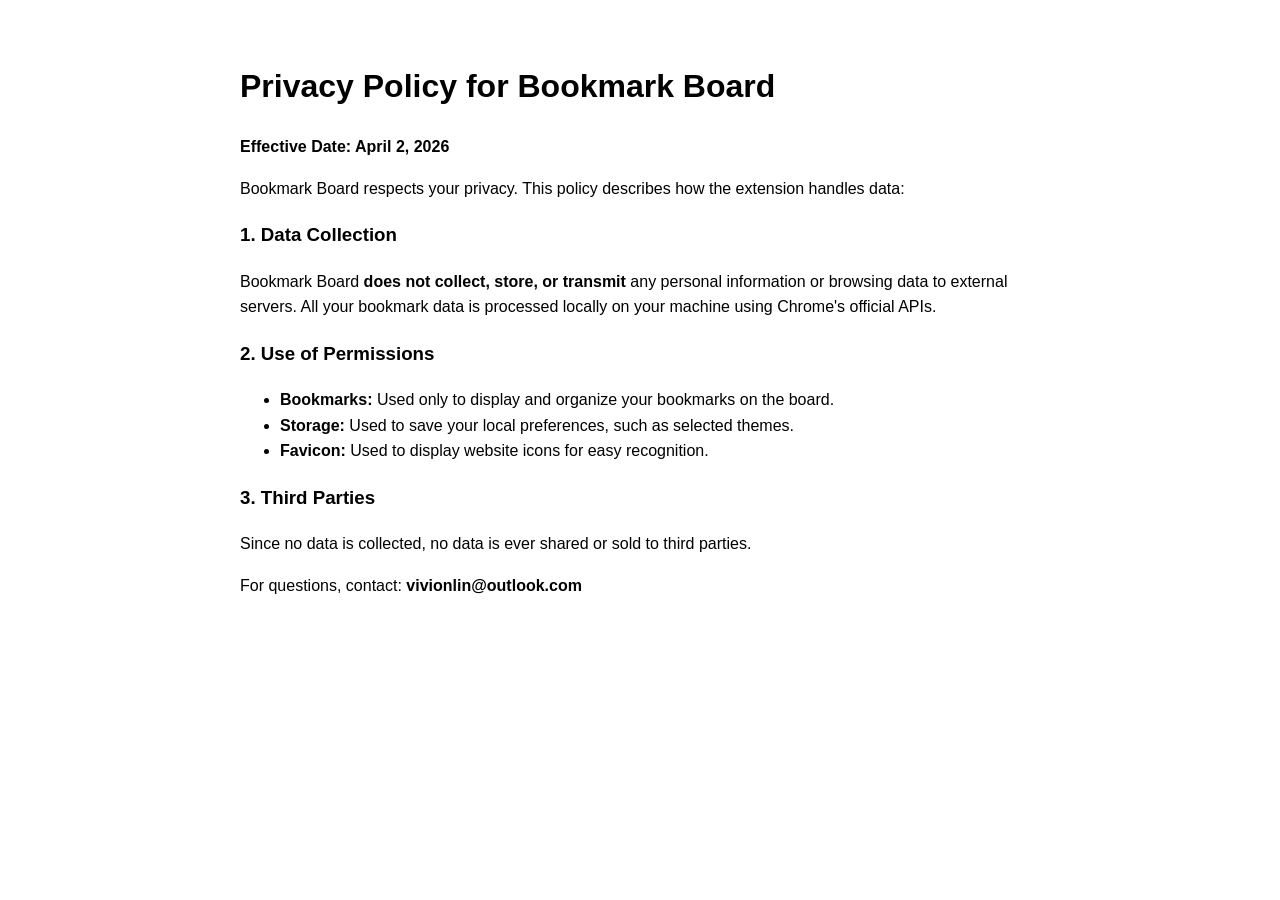
<file: privacy.html>
<!DOCTYPE html>
<html>
<head>
    <title>Privacy Policy - Bookmark Board</title>
    <style>body { font-family: sans-serif; line-height: 1.6; padding: 40px; max-width: 800px; margin: auto; }</style>
</head>
<body>
    <h1>Privacy Policy for Bookmark Board</h1>
    <p><strong>Effective Date: April 2, 2026</strong></p>
    
    <p>Bookmark Board respects your privacy. This policy describes how the extension handles data:</p>
    
    <h3>1. Data Collection</h3>
    <p>Bookmark Board <strong>does not collect, store, or transmit</strong> any personal information or browsing data to external servers. All your bookmark data is processed locally on your machine using Chrome's official APIs.</p>
    
    <h3>2. Use of Permissions</h3>
    <ul>
        <li><strong>Bookmarks:</strong> Used only to display and organize your bookmarks on the board.</li>
        <li><strong>Storage:</strong> Used to save your local preferences, such as selected themes.</li>
        <li><strong>Favicon:</strong> Used to display website icons for easy recognition.</li>
    </ul>

    <h3>3. Third Parties</h3>
    <p>Since no data is collected, no data is ever shared or sold to third parties.</p>
    
    <p>For questions, contact: <strong>vivionlin@outlook.com</strong></p>
</body>
</html>
</file>
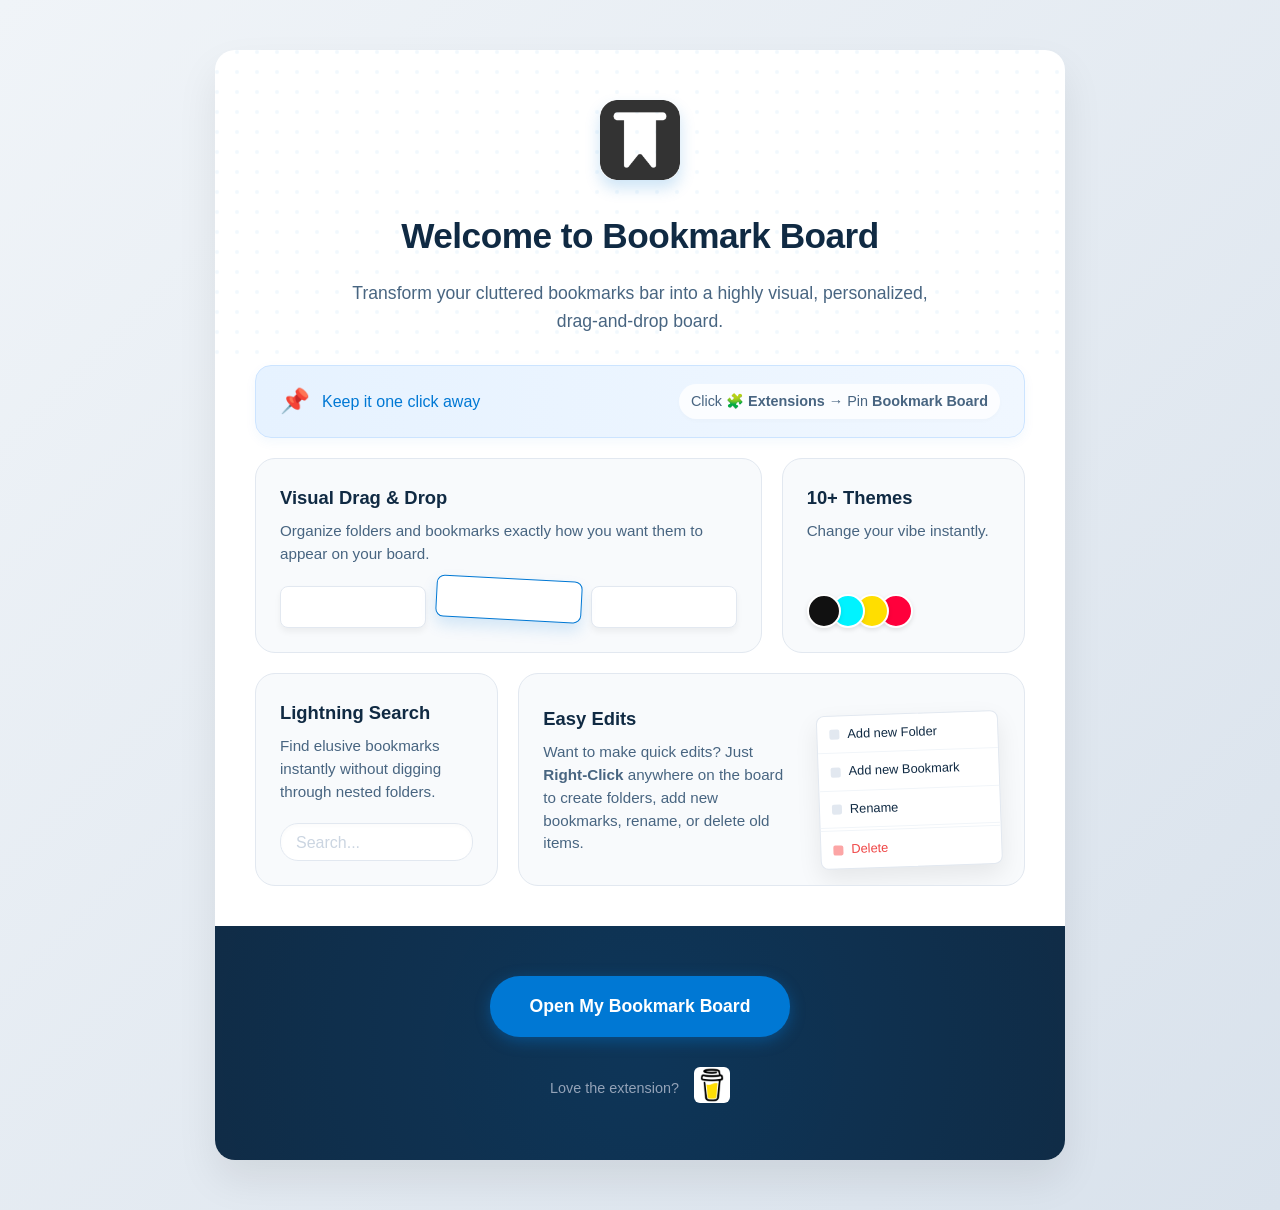
<file: welcome.html>
<!DOCTYPE html>
<html lang="en">
<head>
    <meta charset="UTF-8">
    <meta name="viewport" content="width=device-width, initial-scale=1.0">
    <title data-i18n="welcome_title">Welcome to Bookmark Board</title>
    <link rel="stylesheet" href="assets/css/welcome.css">
</head>
<body>
    <div class="container">
        
        <header class="hero">
            <img src="assets/images/icon128.png" alt="Bookmark Board Icon">
            <h1 data-i18n="welcome_title">Welcome to Bookmark Board</h1>
            <p data-i18n="welcome_subtitle">Transform your cluttered bookmarks bar into a highly visual, personalized, drag-and-drop board.</p>
        </header>

        <div class="pin-wrapper">
            <div class="pin-reminder">
                <div class="pin-text">
                    <span style="font-size: 1.5em;">📌</span>
                    <span data-i18n="welcome_pin_title">Keep it one click away</span>
                </div>
                <div class="pin-instruction" data-i18n="welcome_pin_instruction">
                    Click <strong>🧩 Extensions</strong> → Pin <strong>Bookmark Board</strong>
                </div>
            </div>
        </div>

        <div class="features-section">
            <div class="bento-grid">
                
                <div class="bento-card span-2">
                    <h4 data-i18n="feat_drag_title">Visual Drag & Drop</h4>
                    <p data-i18n="feat_drag_desc">Organize folders and bookmarks exactly how you want them to appear on your board.</p>
                    <div class="visual-drag">
                        <div class="fake-block"></div>
                        <div class="fake-block lifted"></div>
                        <div class="fake-block"></div>
                    </div>
                </div>

                <div class="bento-card">
                    <h4 data-i18n="feat_themes_title">10+ Themes</h4>
                    <p data-i18n="feat_themes_desc">Change your vibe instantly.</p>
                    <div class="visual-themes">
                        <div class="theme-dot" style="background: #111; z-index: 5;"></div>
                        <div class="theme-dot" style="background: #00f3ff; z-index: 4; margin-left: -10px;"></div>
                        <div class="theme-dot" style="background: #ffde00; z-index: 3; margin-left: -10px;"></div>
                        <div class="theme-dot" style="background: #ff003c; z-index: 2; margin-left: -10px;"></div>
                    </div>
                </div>

                <div class="bento-card">
                    <h4 data-i18n="feat_search_title">Lightning Search</h4>
                    <p data-i18n="feat_search_desc">Find elusive bookmarks instantly without digging through nested folders.</p>
                    <div class="visual-search">
                        <div class="fake-search" data-i18n="search_placeholder">Search...</div>
                    </div>
                </div>

                <div class="bento-card span-2 edits-card">
                    <div class="edits-text">
                        <h4 data-i18n="feat_edits_title">Easy Edits</h4>
                        <p data-i18n="feat_edits_desc">Want to make quick edits? Just <strong>Right-Click</strong> anywhere on the board to create folders, add new bookmarks, rename, or delete old items.</p>
                    </div>
                    <div class="visual-edits">
                        <div class="fake-menu">
                            <div class="fake-menu-item" data-i18n="cm_add_folder">Add new Folder</div>
                            <div class="fake-menu-item" data-i18n="cm_add_bookmark">Add new Bookmark</div>
                            <div class="fake-menu-item" data-i18n="cm_rename">Rename</div>
                            <div class="fake-menu-item danger" data-i18n="cm_delete">Delete</div>
                        </div>
                    </div>
                </div>
            </div>
        </div>

        <div class="cta-section">
            <div class="cta-content">
                <a href="index.html" class="start-btn" data-i18n="welcome_cta">Open My Bookmark Board</a>
                
                <div class="support-wrapper">
                    <span data-i18n="welcome_support">Love the extension?</span>
                    <a href="https://buymeacoffee.com/vivionlin2" target="_blank" title="Buy me a coffee">
                        <img src="assets/images/bmac.png" alt="Buy Me A Coffee" class="bmac-img">
                    </a>
                </div>
            </div>
        </div>
    </div>
    <script src="assets/js/welcome.js"></script>
</body>
</html>
</file>
<file: assets/css/welcome.css>
:root {
    --primary: #0078d4;
    --primary-hover: #005a9e;
    --bg-color: #f0f4f8;
    --card-bg: #ffffff;
    --text-main: #102a43;
    --text-muted: #486581;
    --border-radius: 20px; 
}

body {
    margin: 0;
    padding: 0;
    background: linear-gradient(135deg, #f0f4f8 0%, #d9e2ec 100%);
    font-family: -apple-system, BlinkMacSystemFont, "Segoe UI", Roboto, "Helvetica Neue", Arial, sans-serif;
    color: var(--text-main);
    display: flex;
    justify-content: center;
    align-items: center;
    min-height: 100vh;
    line-height: 1.6;
    cursor: default;
    -moz-user-select: none;    /* Firefox */
    -ms-user-select: none;     /* IE10+/Edge */
    user-select: none;         /* Standard */
}

.container {
    max-width: 850px;
    width: 90%;
    margin: 50px auto;
    background: var(--card-bg);
    border-radius: var(--border-radius);
    box-shadow: 0 20px 40px rgba(0,0,0,0.08);
    overflow: hidden;
    animation: slideUp 0.6s ease-out forwards;
    opacity: 0;
    transform: translateY(20px);
}

@keyframes slideUp {
    to { opacity: 1; transform: translateY(0); }
}

/* Hero Section */
.hero {
    text-align: center;
    padding: 50px 30px 30px;
    background: url('data:image/svg+xml;utf8,<svg width="100%" height="100%" xmlns="http://www.w3.org/2000/svg"><defs><pattern id="dots" width="20" height="20" patternUnits="userSpaceOnUse"><circle cx="2" cy="2" r="2" fill="%230078d4" fill-opacity="0.05"/></pattern></defs><rect width="100%" height="100%" fill="url(%23dots)"/></svg>');
}
.hero img {
    width: 80px;
    height: 80px;
    margin-bottom: 20px;
    border-radius: 16px;
    box-shadow: 0 8px 16px rgba(0, 120, 212, 0.2);
}
.hero h1 {
    margin: 0 0 15px;
    font-size: 2.2em;
    color: var(--text-main);
    letter-spacing: -0.5px;
}
.hero p {
    font-size: 1.1em;
    color: var(--text-muted);
    max-width: 600px;
    margin: 0 auto;
}

/* Refined Pin Reminder */
.pin-wrapper {
    padding: 0 40px 20px;
}
.pin-reminder {
    background: linear-gradient(90deg, #e6f2ff 0%, #f0f7ff 100%);
    border: 1px solid #cce4ff;
    padding: 16px 24px;
    border-radius: 16px;
    display: flex;
    align-items: center;
    justify-content: space-between;
    box-shadow: 0 4px 12px rgba(0, 120, 212, 0.05);
}
.pin-text {
    display: flex;
    align-items: center;
    gap: 12px;
    font-weight: 500;
    color: var(--primary);
}
.pin-instruction {
    font-size: 0.9em;
    color: var(--text-muted);
    background: rgba(255,255,255,0.8);
    padding: 6px 12px;
    border-radius: 20px;
    box-shadow: 0 2px 4px rgba(0,0,0,0.02);
}

/* Bento Box Features Grid */
.features-section {
    padding: 0 40px 40px;
}
.bento-grid {
    display: grid;
    grid-template-columns: repeat(3, 1fr);
    gap: 20px;
    grid-auto-rows: minmax(180px, auto);
}
.bento-card {
    background: #f8fafc;
    border-radius: 20px;
    padding: 24px;
    border: 1px solid #e2e8f0;
    display: flex;
    flex-direction: column;
    position: relative;
    overflow: hidden;
    transition: transform 0.3s ease, box-shadow 0.3s ease;
}
.bento-card:hover {
    transform: translateY(-4px);
    box-shadow: 0 12px 24px rgba(0,0,0,0.06);
    border-color: #cbd5e1;
}

/* Grid Spans */
.span-2 { grid-column: span 2; }

.edits-card {
    flex-direction: row;
    align-items: center;
    gap: 30px;
}
.edits-text {
    flex: 1; /* Pushes the menu to the right side */
    display: flex;
    flex-direction: column;
}
/* Reset the margins on the visual edits since it's no longer stacked */
.edits-card .visual-edits {
    margin-top: 0;
    padding-top: 0;
    flex-shrink: 0; 
    justify-content: flex-end; 
}

.bento-card h4 {
    margin: 0 0 8px;
    font-size: 1.15em;
    color: var(--text-main);
    z-index: 2;
}
.bento-card p {
    margin: 0;
    font-size: 0.95em;
    color: var(--text-muted);
    z-index: 2;
    line-height: 1.5;
}

/* CSS Micro-Illustrations for Bento Cards */
.visual-drag {
    margin-top: auto;
    display: flex;
    gap: 10px;
    padding-top: 20px;
}
.fake-block {
    height: 40px;
    flex: 1;
    background: #fff;
    border-radius: 8px;
    box-shadow: 0 4px 6px rgba(0,0,0,0.05);
    border: 1px solid #e2e8f0;
}
.fake-block.lifted {
    transform: translateY(-8px) rotate(3deg);
    box-shadow: 0 8px 15px rgba(0, 120, 212, 0.15);
    border-color: var(--primary);
}

.visual-themes {
    margin-top: auto;
    display: flex;
    gap: -5px;
    padding-top: 20px;
}
.theme-dot {
    width: 30px;
    height: 30px;
    border-radius: 50%;
    border: 2px solid #fff;
    box-shadow: 0 2px 5px rgba(0,0,0,0.1);
}

.visual-search {
    margin-top: auto;
    padding-top: 20px;
}
.fake-search {
    background: #fff;
    height: 36px;
    border-radius: 18px;
    border: 1px solid #e2e8f0;
    display: flex;
    align-items: center;
    padding: 0 15px;
    color: #cbd5e1;
    box-shadow: inset 0 2px 4px rgba(0,0,0,0.02);
}

.visual-edits {
    margin-top: auto;
    padding-top: 20px;
    display: flex;
    justify-content: flex-start;
}
.fake-menu {
    background: #fff;
    border: 1px solid #e2e8f0;
    border-radius: 8px;
    box-shadow: 0 10px 25px rgba(0,0,0,0.08);
    width: 180px;
    overflow: hidden;
    transform: rotate(-2deg) translateY(10px);
    transition: transform 0.3s ease;
}
.bento-card:hover .fake-menu {
    transform: rotate(0deg) translateY(0);
}
.fake-menu-item {
    padding: 8px 12px;
    font-size: 0.8em;
    color: var(--text-main);
    border-bottom: 1px solid #f1f5f9;
    display: flex;
    align-items: center;
    gap: 8px;
}
.fake-menu-item::before {
    content: '';
    display: block;
    width: 10px;
    height: 10px;
    background: #e2e8f0;
    border-radius: 2px;
}
.fake-menu-item:last-child {
    border-bottom: none;
}
.fake-menu-item.danger {
    color: #ef4444;
    margin-top: 2px;
    border-top: 1px solid #f1f5f9;
}
.fake-menu-item.danger::before {
    background: #fca5a5;
}

/* Bold CTA Footer */
.cta-section {
    background: var(--text-main);
    color: #fff;
    padding: 50px 40px;
    text-align: center;
    position: relative;
    overflow: hidden;
}
.cta-section::before {
    content: '';
    position: absolute;
    top: -50%; left: -50%; width: 200%; height: 200%;
    background: radial-gradient(circle, rgba(0,120,212,0.15) 0%, transparent 60%);
    z-index: 0;
}
.cta-content {
    position: relative;
    z-index: 1;
}

.start-btn {
    display: inline-block;
    background-color: var(--primary);
    color: #fff;
    text-decoration: none;
    padding: 16px 40px;
    border-radius: 30px;
    font-size: 1.1em;
    font-weight: 600;
    transition: all 0.2s;
    box-shadow: 0 4px 15px rgba(0, 120, 212, 0.4);
    margin-bottom: 30px;
}
.start-btn:hover {
    background-color: #008af5;
    transform: translateY(-2px) scale(1.02);
    box-shadow: 0 8px 25px rgba(0, 120, 212, 0.5);
}

.support-wrapper {
    display: flex;
    align-items: center;
    justify-content: center;
    gap: 15px;
    color: #94a3b8;
    font-size: 0.9em;
}
.bmac-img {
    height: 36px;
    border-radius: 6px;
    transition: transform 0.2s;
}
.bmac-img:hover {
    transform: scale(1.05);
}

/* Responsive */
@media (max-width: 768px) {
    .bento-grid {
        grid-template-columns: 1fr;
    }
    .span-2 {
        grid-column: span 1;
    }
    .pin-reminder {
        flex-direction: column;
        gap: 15px;
        text-align: center;
    }
    .edits-card {
        flex-direction: column;
        align-items: flex-start;
        gap: 0;
    }
    .edits-card .visual-edits {
        margin-top: auto;
        padding-top: 20px;
        justify-content: flex-start;
    }
}
</file>
